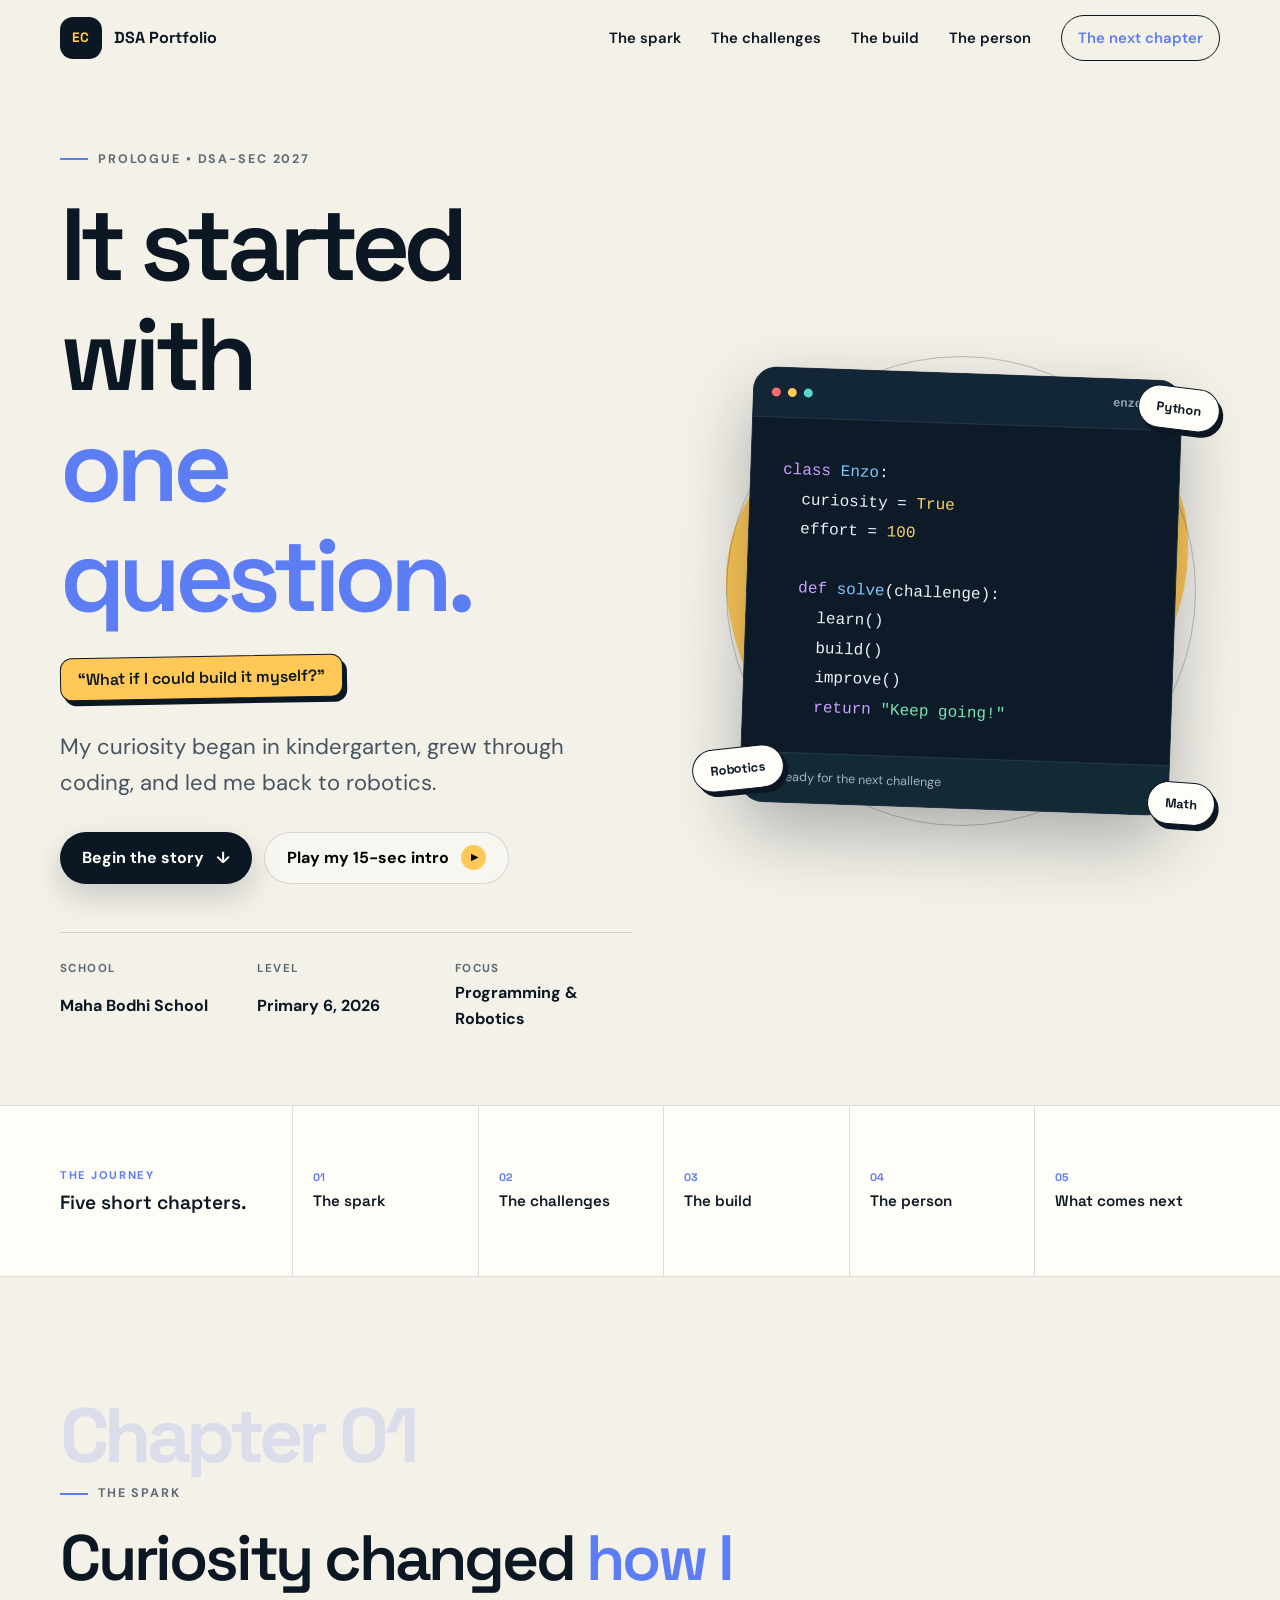
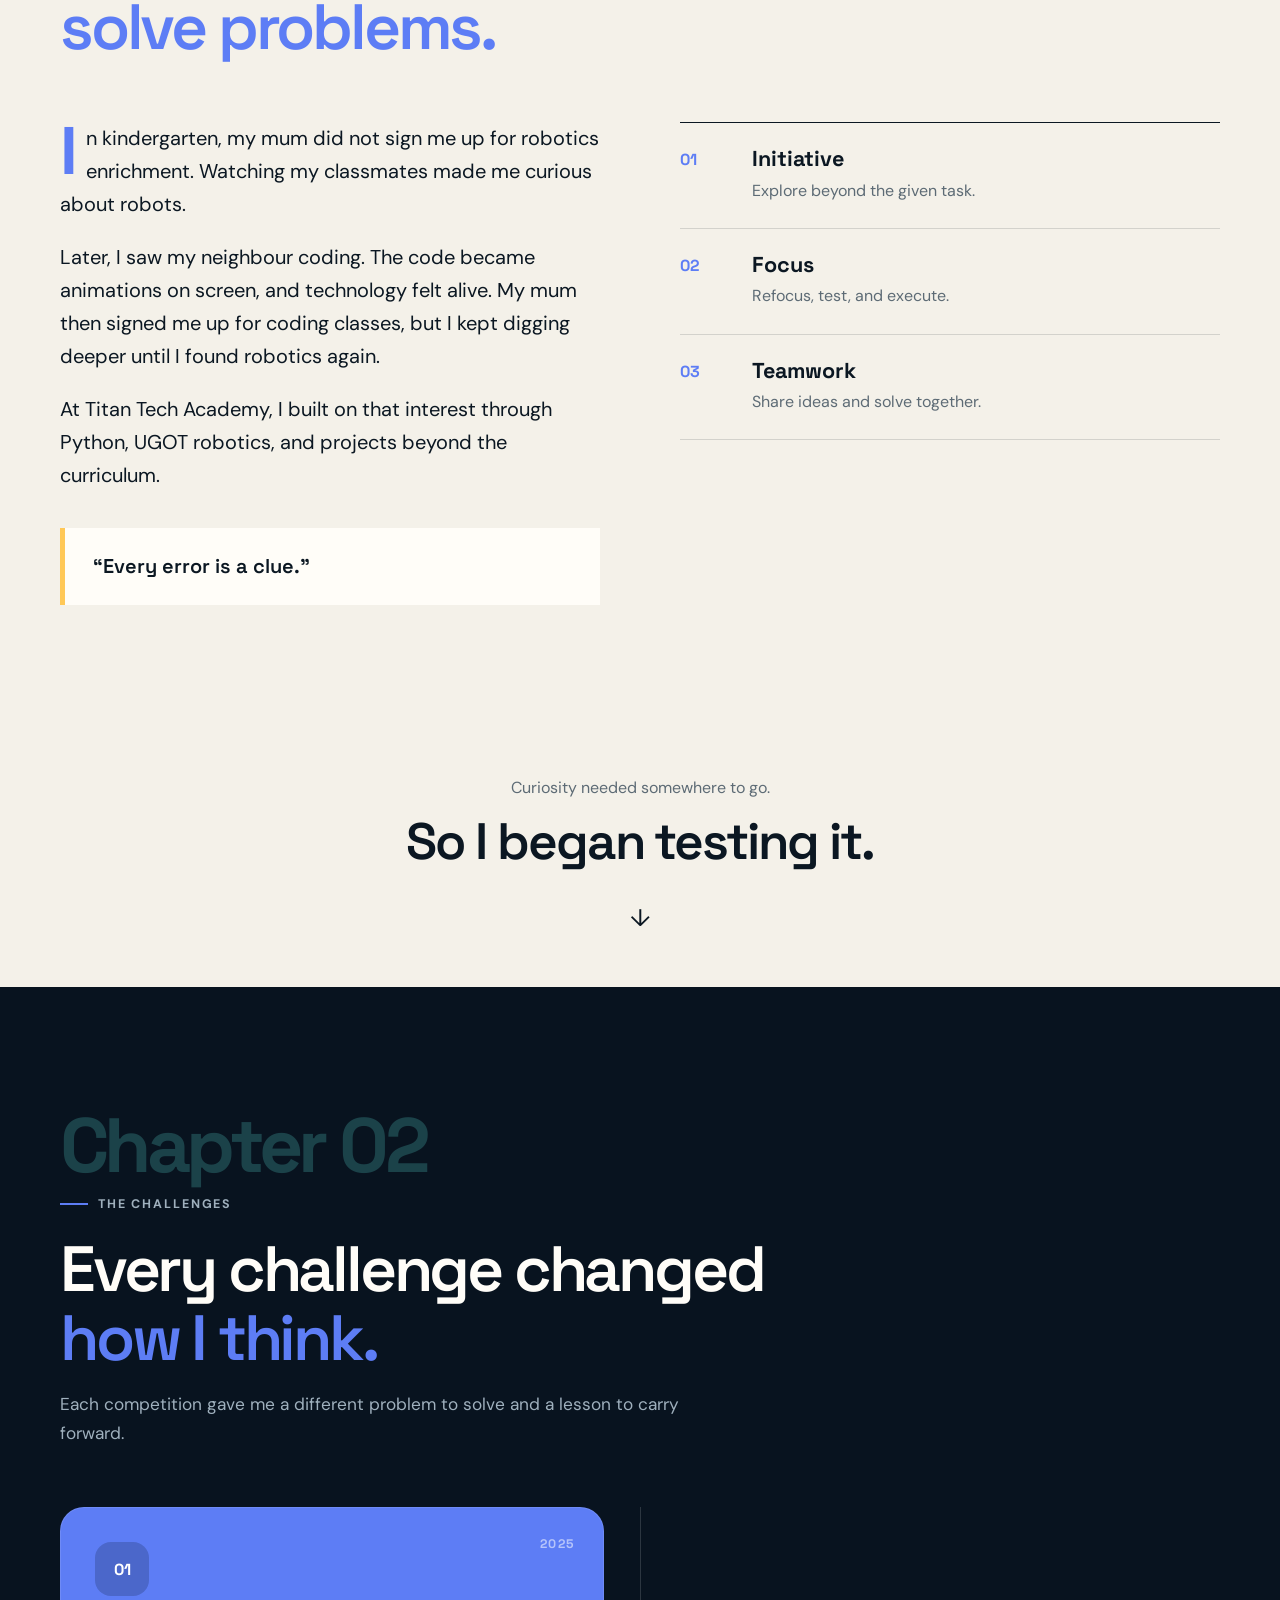
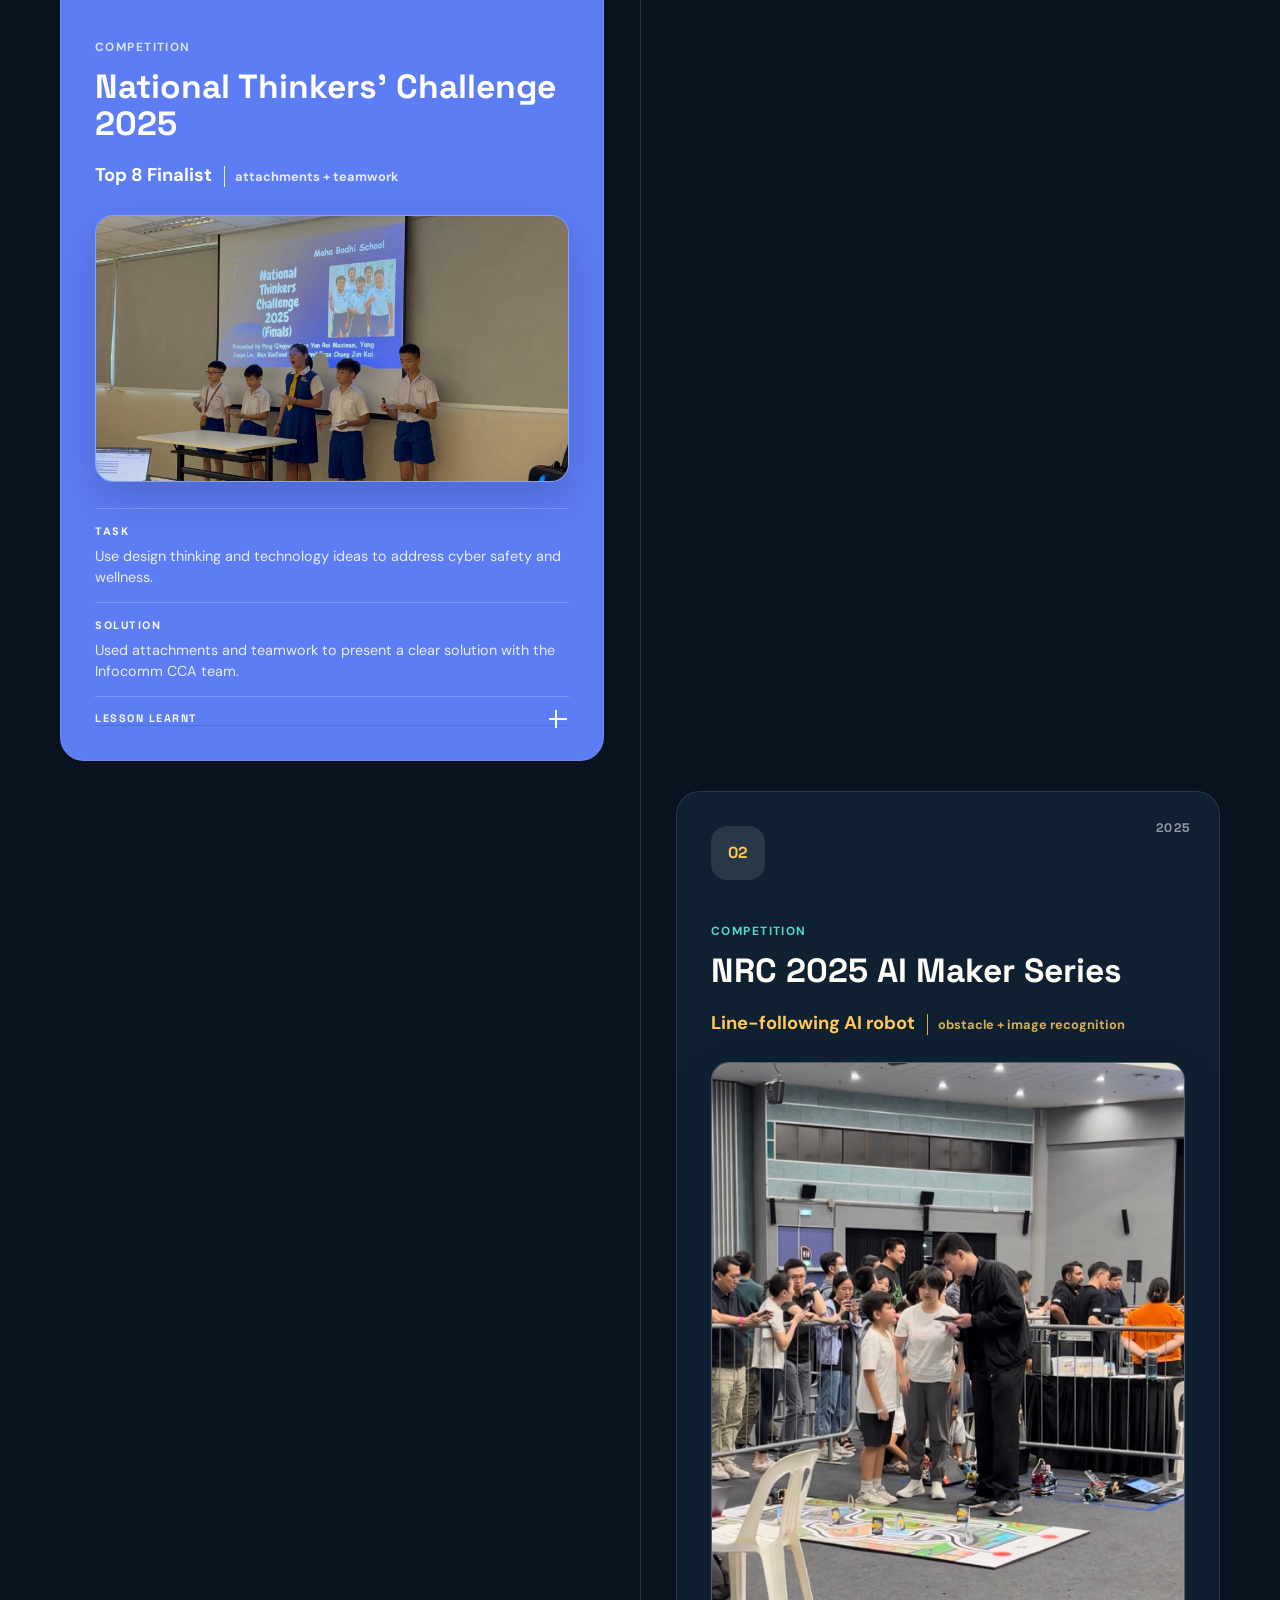
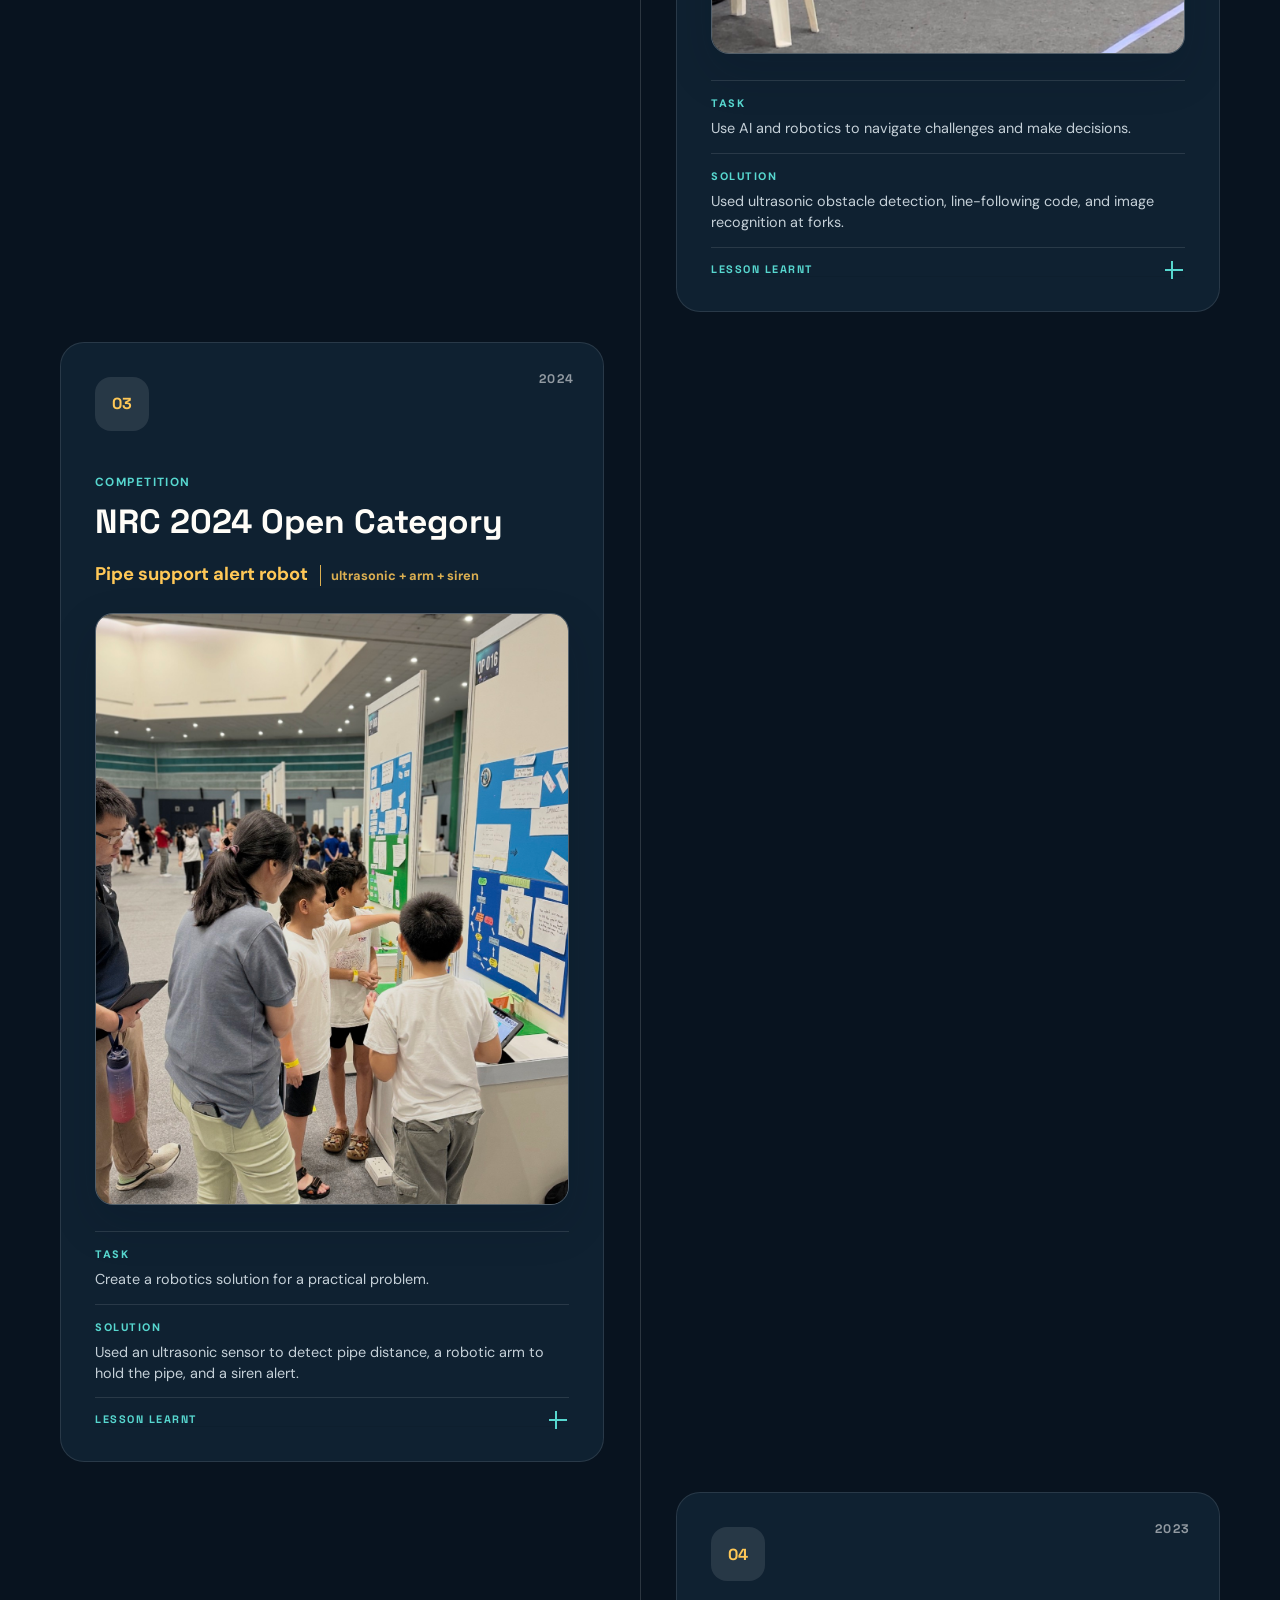
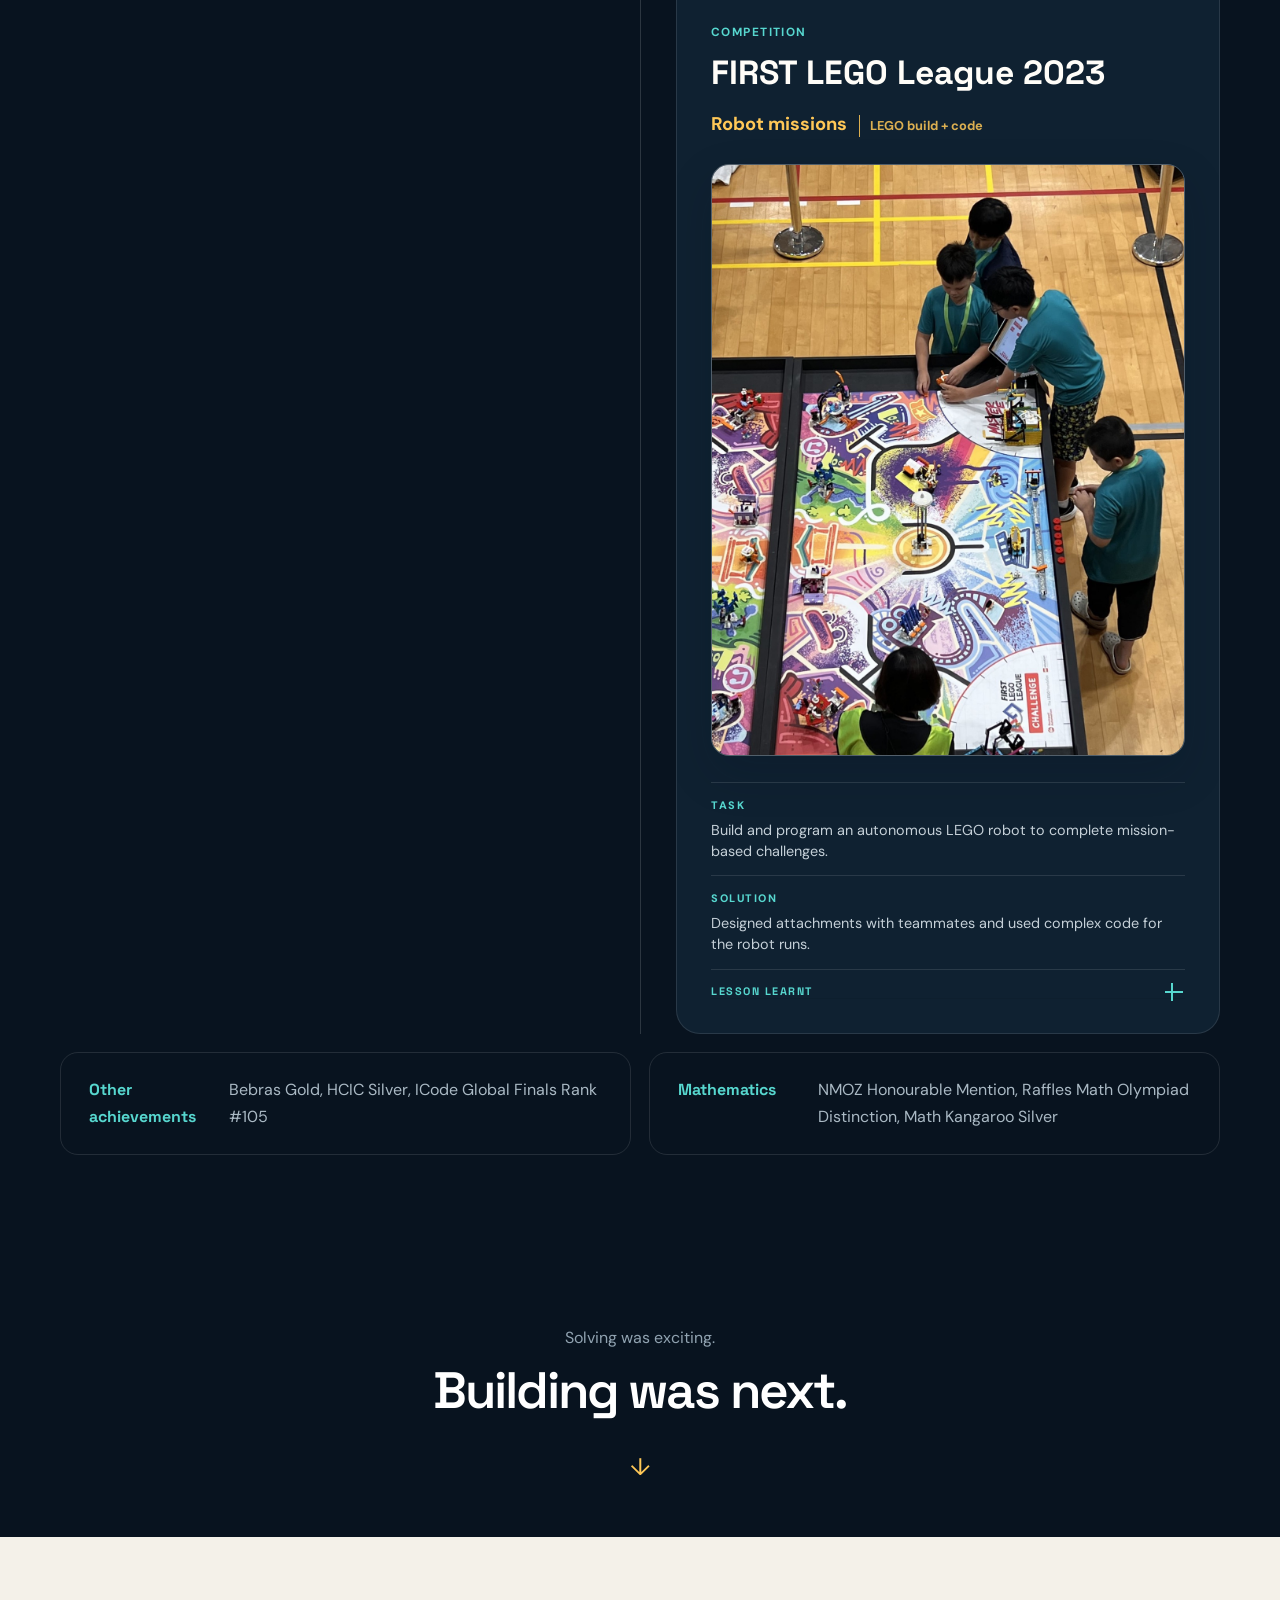
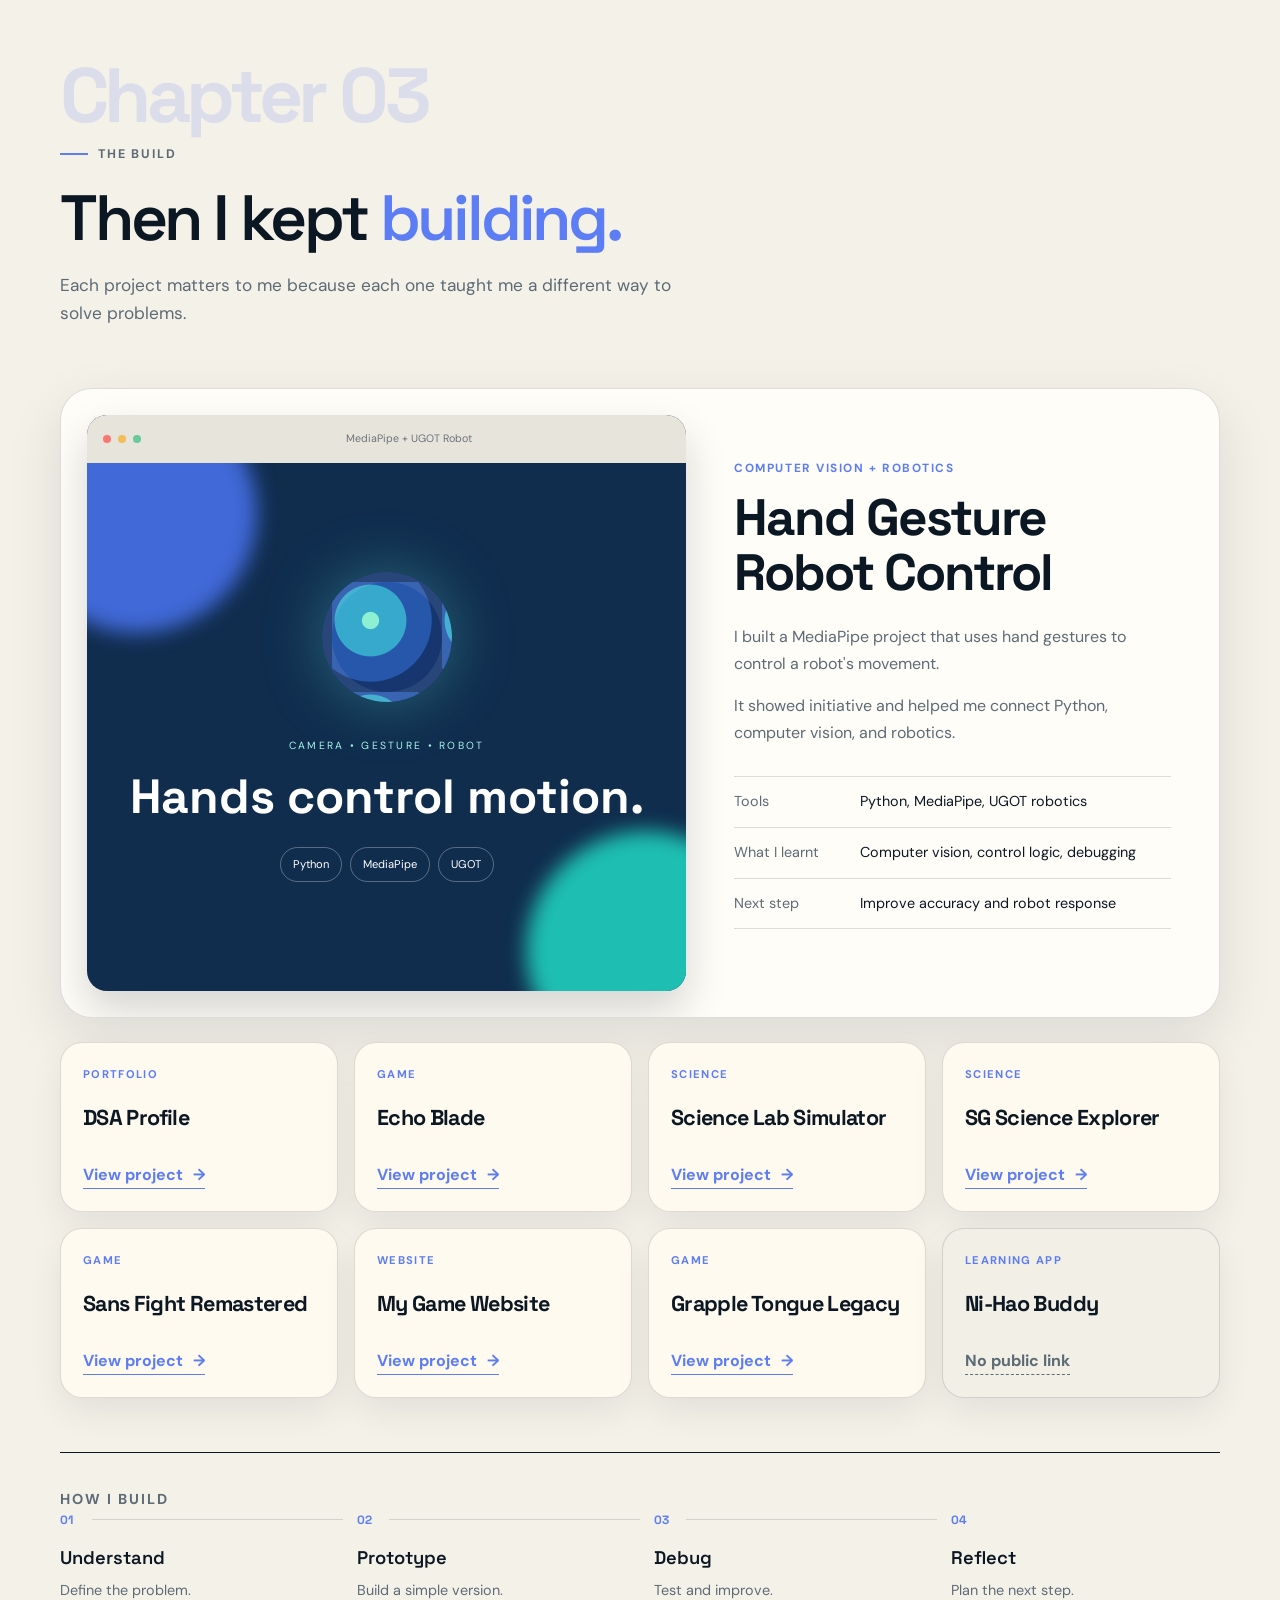
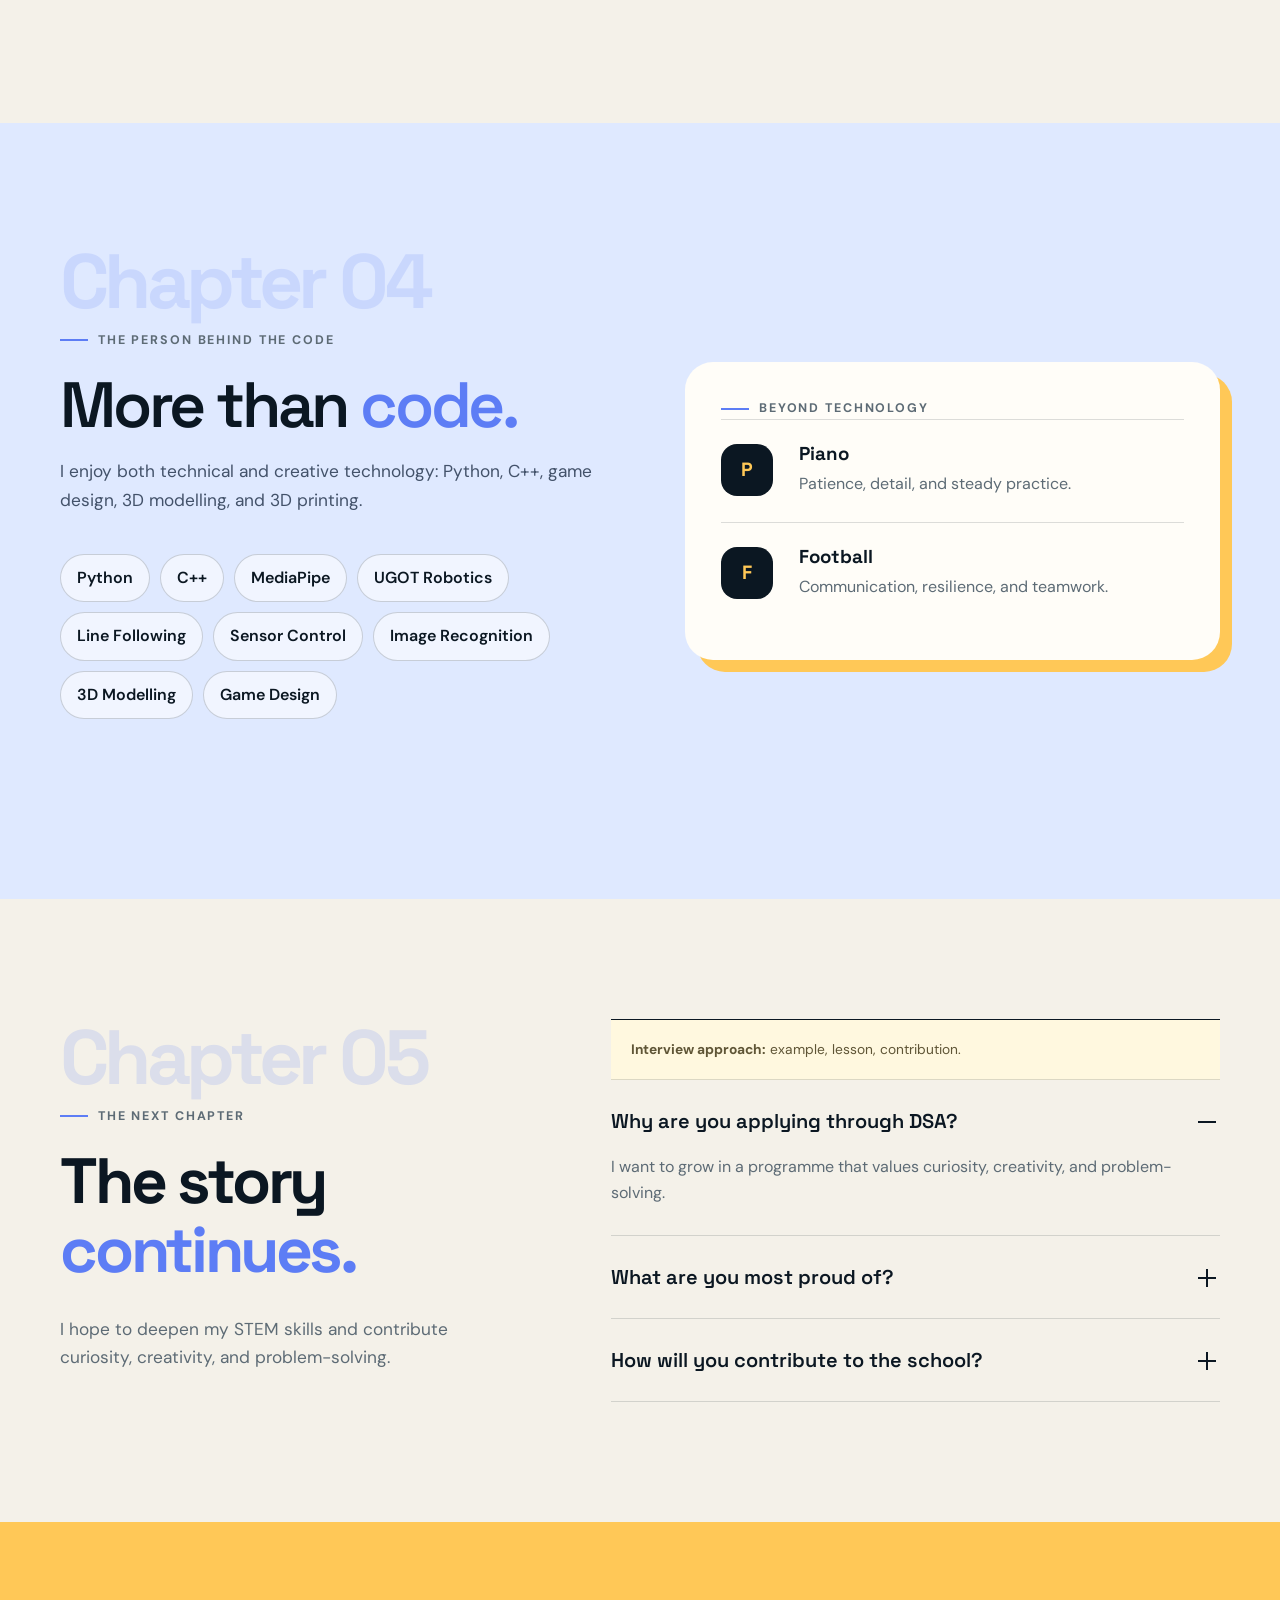
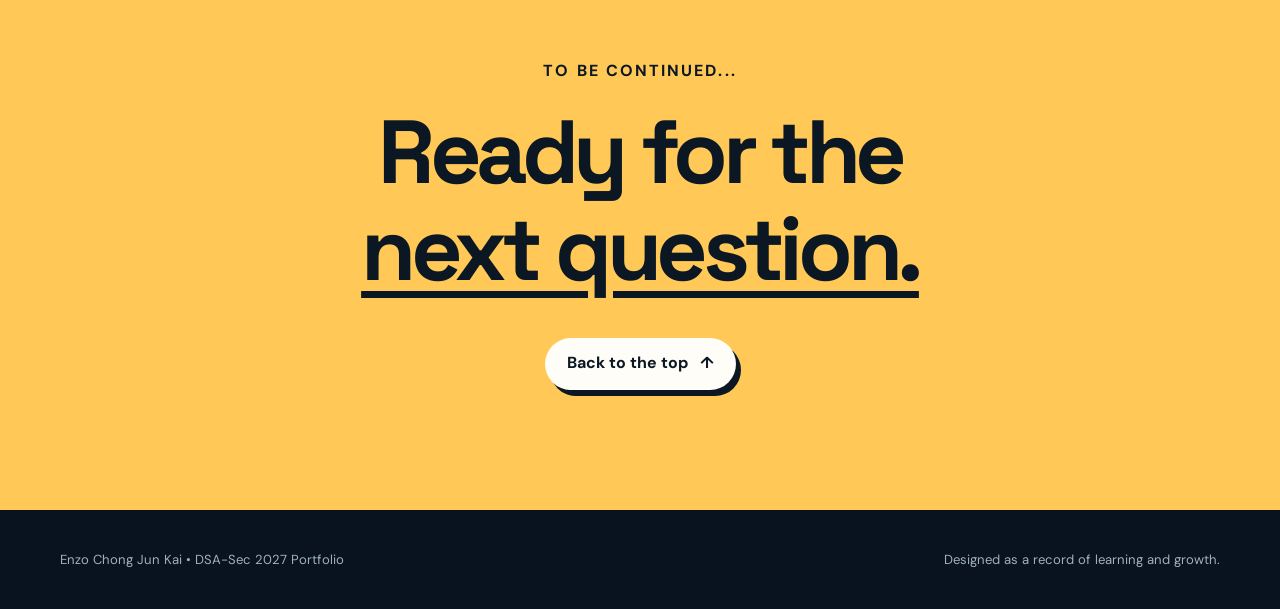
<file: index.html>
<!doctype html>
<html lang="en">
<head>
  <meta charset="utf-8">
  <meta name="viewport" content="width=device-width, initial-scale=1">
  <meta name="description" content="Enzo Chong Jun Kai's DSA profile, shaped by Titan Tech Academy's recommendation: Python, UGOT robotics, MediaPipe, competitions, and curiosity.">
  <meta name="theme-color" content="#08131f">
  <meta property="og:title" content="Enzo Chong Jun Kai | DSA Portfolio">
  <meta property="og:description" content="A concise DSA profile highlighting curiosity, programming, robotics, competitions, and growth.">
  <meta property="og:type" content="website">
  <meta property="og:url" content="https://chongjunkai.github.io/dsa-profile/">
  <link rel="canonical" href="https://chongjunkai.github.io/dsa-profile/">
  <title>Enzo Chong Jun Kai | DSA Portfolio</title>
  <link rel="preconnect" href="https://fonts.googleapis.com">
  <link rel="preconnect" href="https://fonts.gstatic.com" crossorigin>
  <link href="https://fonts.googleapis.com/css2?family=DM+Sans:wght@400;500;600;700&family=Space+Grotesk:wght@500;600;700&display=swap" rel="stylesheet">
  <link rel="stylesheet" href="styles.css?v=fll-photo">
</head>
<body>
  <a class="skip-link" href="#main">Skip to content</a>
  <div class="scroll-progress" aria-hidden="true"><span></span></div>

  <header class="site-header" id="top">
    <nav class="nav shell" aria-label="Primary navigation">
      <a class="brand" href="#top" aria-label="Enzo's portfolio home">
        <span class="brand-mark">EC</span>
        <span>DSA Portfolio</span>
      </a>
      <button class="nav-toggle" type="button" aria-expanded="false" aria-controls="nav-links">
        <span></span><span></span><span></span>
        <span class="sr-only">Open navigation</span>
      </button>
      <div class="nav-links" id="nav-links">
        <a href="#about">The spark</a>
        <a href="#achievements">The challenges</a>
        <a href="#projects">The build</a>
        <a href="#growth">The person</a>
        <a class="nav-cta" href="#interview">The next chapter</a>
      </div>
    </nav>
  </header>

  <main id="main">
    <section class="hero shell" aria-labelledby="hero-title">
      <div class="hero-copy reveal">
        <p class="eyebrow"><span></span> Prologue &bull; DSA-Sec 2027</p>
        <h1 id="hero-title">It started with <strong>one question.</strong></h1>
        <p class="hero-question">&ldquo;What if I could build it myself?&rdquo;</p>
        <p class="hero-lead">My curiosity began in kindergarten, grew through coding, and led me back to robotics.</p>
        <div class="hero-actions">
          <a class="button button-primary" href="#about">Begin the story <span aria-hidden="true">&darr;</span></a>
          <button class="button button-ghost video-trigger" type="button">Play my 15-sec intro <span class="play-symbol" aria-hidden="true">&#9654;</span></button>
        </div>
        <dl class="hero-facts" aria-label="Profile highlights">
          <div><dt>School</dt><dd>Maha Bodhi School</dd></div>
          <div><dt>Level</dt><dd>Primary 6, 2026</dd></div>
          <div><dt>Focus</dt><dd>Programming &amp; Robotics</dd></div>
        </dl>
      </div>

      <div class="hero-visual reveal" aria-label="A playful coding illustration">
        <div class="orbit orbit-one"></div>
        <div class="orbit orbit-two"></div>
        <div class="code-card">
          <div class="code-top"><span></span><span></span><span></span><b>enzo.py</b></div>
          <pre><code><span class="code-purple">class</span> <span class="code-blue">Enzo</span>:
  curiosity = <span class="code-yellow">True</span>
  effort = <span class="code-yellow">100</span>

  <span class="code-purple">def</span> <span class="code-blue">solve</span>(challenge):
    learn()
    build()
    improve()
    <span class="code-purple">return</span> <span class="code-green">"Keep going!"</span></code></pre>
          <div class="code-status"><span></span> Ready for the next challenge</div>
        </div>
        <div class="floating-chip chip-one">Python</div>
        <div class="floating-chip chip-two">Robotics</div>
        <div class="floating-chip chip-three">Math</div>
      </div>
    </section>

    <section class="proof-bar" aria-label="Story chapters">
      <div class="shell story-map">
        <div class="proof-intro"><span>The journey</span><strong>Five short chapters.</strong></div>
        <a href="#about"><span>01</span><strong>The spark</strong></a>
        <a href="#achievements"><span>02</span><strong>The challenges</strong></a>
        <a href="#projects"><span>03</span><strong>The build</strong></a>
        <a href="#growth"><span>04</span><strong>The person</strong></a>
        <a href="#interview"><span>05</span><strong>What comes next</strong></a>
      </div>
    </section>

    <section class="section shell" id="about">
      <div class="section-heading reveal">
        <p class="chapter-number">Chapter 01</p>
        <p class="eyebrow"><span></span> The spark</p>
        <h2>Curiosity changed <em>how I solve problems.</em></h2>
      </div>
      <div class="about-grid">
        <div class="about-story reveal">
          <p>In kindergarten, my mum did not sign me up for robotics enrichment. Watching my classmates made me curious about robots.</p>
          <p>Later, I saw my neighbour coding. The code became animations on screen, and technology felt alive. My mum then signed me up for coding classes, but I kept digging deeper until I found robotics again.</p>
          <p>At Titan Tech Academy, I built on that interest through Python, UGOT robotics, and projects beyond the curriculum.</p>
          <blockquote>&ldquo;Every error is a clue.&rdquo;</blockquote>
        </div>
        <div class="values reveal">
          <article><span>01</span><div><h3>Initiative</h3><p>Explore beyond the given task.</p></div></article>
          <article><span>02</span><div><h3>Focus</h3><p>Refocus, test, and execute.</p></div></article>
          <article><span>03</span><div><h3>Teamwork</h3><p>Share ideas and solve together.</p></div></article>
        </div>
      </div>
    </section>

    <div class="story-bridge bridge-dark" aria-hidden="true"><span>Curiosity needed somewhere to go.</span><strong>So I began testing it.</strong><i>&darr;</i></div>

    <section class="section section-dark" id="achievements">
      <div class="shell">
        <div class="section-heading light reveal">
          <p class="chapter-number">Chapter 02</p>
          <p class="eyebrow"><span></span> The challenges</p>
          <h2>Every challenge changed <em>how I think.</em></h2>
          <p>Each competition gave me a different problem to solve and a lesson to carry forward.</p>
        </div>
        <div class="achievement-grid competition-grid">
          <article class="achievement-card featured reveal">
            <div class="achievement-year">2025</div>
            <div class="achievement-icon" aria-hidden="true">01</div>
            <p class="achievement-type">Competition</p>
            <h3>National Thinkers' Challenge 2025</h3>
            <p class="award">Top 8 Finalist <span>attachments + teamwork</span></p>
            <figure class="achievement-photo">
              <img src="assets/ntc-2025.jpg" alt="Enzo and his team presenting at the National Thinkers' Challenge 2025 finals">
            </figure>
            <div class="competition-notes">
              <div><dt>Task</dt><dd>Use design thinking and technology ideas to address cyber safety and wellness.</dd></div>
              <div><dt>Solution</dt><dd>Used attachments and teamwork to present a clear solution with the Infocomm CCA team.</dd></div>
              <details class="lesson-details"><summary>Lesson learnt<span></span></summary><p>A strong solution must be useful, clear, and easy for people to understand.</p></details>
            </div>
          </article>
          <article class="achievement-card reveal">
            <div class="achievement-year">2025</div>
            <div class="achievement-icon" aria-hidden="true">02</div>
            <p class="achievement-type">Competition</p>
            <h3>NRC 2025 AI Maker Series</h3>
            <p class="award">Line-following AI robot <span>obstacle + image recognition</span></p>
            <figure class="achievement-photo achievement-photo-portrait">
              <img src="assets/nrc-ai-maker-2025.jpg" alt="Enzo at the NRC 2025 AI Maker Series competition area">
            </figure>
            <div class="competition-notes">
              <div><dt>Task</dt><dd>Use AI and robotics to navigate challenges and make decisions.</dd></div>
              <div><dt>Solution</dt><dd>Used ultrasonic obstacle detection, line-following code, and image recognition at forks.</dd></div>
              <details class="lesson-details"><summary>Lesson learnt<span></span></summary><p>Autonomous robots need reliable sensing before smart decisions can happen.</p></details>
            </div>
          </article>
          <article class="achievement-card reveal">
            <div class="achievement-year">2024</div>
            <div class="achievement-icon" aria-hidden="true">03</div>
            <p class="achievement-type">Competition</p>
            <h3>NRC 2024 Open Category</h3>
            <p class="award">Pipe support alert robot <span>ultrasonic + arm + siren</span></p>
            <figure class="achievement-photo achievement-photo-portrait">
              <img src="assets/nrc-open-2024.jpg" alt="Enzo presenting his NRC 2024 Open Category project at the competition booth">
            </figure>
            <div class="competition-notes">
              <div><dt>Task</dt><dd>Create a robotics solution for a practical problem.</dd></div>
              <div><dt>Solution</dt><dd>Used an ultrasonic sensor to detect pipe distance, a robotic arm to hold the pipe, and a siren alert.</dd></div>
              <details class="lesson-details"><summary>Lesson learnt<span></span></summary><p>Robots are most useful when sensors, action, and communication work together.</p></details>
            </div>
          </article>
          <article class="achievement-card reveal">
            <div class="achievement-year">2023</div>
            <div class="achievement-icon" aria-hidden="true">04</div>
            <p class="achievement-type">Competition</p>
            <h3>FIRST LEGO League 2023</h3>
            <p class="award">Robot missions <span>LEGO build + code</span></p>
            <figure class="achievement-photo achievement-photo-portrait">
              <img src="assets/fll-2023.jpg" alt="Enzo and teammates preparing the robot on the FIRST LEGO League challenge mat">
            </figure>
            <div class="competition-notes">
              <div><dt>Task</dt><dd>Build and program an autonomous LEGO robot to complete mission-based challenges.</dd></div>
              <div><dt>Solution</dt><dd>Designed attachments with teammates and used complex code for the robot runs.</dd></div>
              <details class="lesson-details"><summary>Lesson learnt<span></span></summary><p>Good design needs teamwork, testing, and fast iteration.</p></details>
            </div>
          </article>
        </div>
        <div class="more-achievements reveal">
          <div><strong>Other achievements</strong><span>Bebras Gold, HCIC Silver, ICode Global Finals Rank #105</span></div>
          <div><strong>Mathematics</strong><span>NMOZ Honourable Mention, Raffles Math Olympiad Distinction, Math Kangaroo Silver</span></div>
        </div>
      </div>
    </section>

    <div class="story-bridge bridge-light" aria-hidden="true"><span>Solving was exciting.</span><strong>Building was next.</strong><i>&darr;</i></div>

    <section class="section shell" id="projects">
      <div class="section-heading reveal">
        <p class="chapter-number">Chapter 03</p>
        <p class="eyebrow"><span></span> The build</p>
        <h2>Then I kept <em>building.</em></h2>
        <p>Each project matters to me because each one taught me a different way to solve problems.</p>
      </div>
      <article class="project-card reveal">
        <div class="project-preview" aria-label="Hand gesture robot control preview">
          <div class="browser-bar"><span></span><span></span><span></span><p>MediaPipe + UGOT Robot</p></div>
          <div class="project-screen">
            <div class="project-planet"></div>
            <p>CAMERA &bull; GESTURE &bull; ROBOT</p>
            <h3>Hands control motion.</h3>
            <div class="project-pills"><span>Python</span><span>MediaPipe</span><span>UGOT</span></div>
          </div>
        </div>
        <div class="project-copy">
          <p class="project-label">Computer vision + robotics</p>
          <h3>Hand Gesture Robot Control</h3>
          <p>I built a MediaPipe project that uses hand gestures to control a robot's movement.</p>
          <p>It showed initiative and helped me connect Python, computer vision, and robotics.</p>
          <ul class="project-details">
            <li><span>Tools</span> Python, MediaPipe, UGOT robotics</li>
            <li><span>What I learnt</span> Computer vision, control logic, debugging</li>
            <li><span>Next step</span> Improve accuracy and robot response</li>
          </ul>
        </div>
      </article>
      <div class="project-gallery reveal" aria-label="Project links">
        <article class="project-link-card">
          <p>Portfolio</p>
          <h3>DSA Profile</h3>
          <a class="text-link" href="https://chongjunkai.github.io/dsa-profile/" target="_blank" rel="noopener">View project <span aria-hidden="true">&rarr;</span></a>
        </article>
        <article class="project-link-card">
          <p>Game</p>
          <h3>Echo Blade</h3>
          <a class="text-link" href="https://chongjunkai.github.io/echo-blade/" target="_blank" rel="noopener">View project <span aria-hidden="true">&rarr;</span></a>
        </article>
        <article class="project-link-card">
          <p>Science</p>
          <h3>Science Lab Simulator</h3>
          <a class="text-link" href="https://chongjunkai.github.io/Science-Lab-Simulator/" target="_blank" rel="noopener">View project <span aria-hidden="true">&rarr;</span></a>
        </article>
        <article class="project-link-card">
          <p>Science</p>
          <h3>SG Science Explorer</h3>
          <a class="text-link" href="https://chongjunkai.github.io/SG-Science-Explorer/" target="_blank" rel="noopener">View project <span aria-hidden="true">&rarr;</span></a>
        </article>
        <article class="project-link-card">
          <p>Game</p>
          <h3>Sans Fight Remastered</h3>
          <a class="text-link" href="https://chongjunkai.github.io/Sans-fight-remastered/" target="_blank" rel="noopener">View project <span aria-hidden="true">&rarr;</span></a>
        </article>
        <article class="project-link-card">
          <p>Website</p>
          <h3>My Game Website</h3>
          <a class="text-link" href="https://chongjunkai.github.io/My-game-website/" target="_blank" rel="noopener">View project <span aria-hidden="true">&rarr;</span></a>
        </article>
        <article class="project-link-card">
          <p>Game</p>
          <h3>Grapple Tongue Legacy</h3>
          <a class="text-link" href="https://chongjunkai.github.io/grapple-tougue-legacy/" target="_blank" rel="noopener">View project <span aria-hidden="true">&rarr;</span></a>
        </article>
        <article class="project-link-card no-link">
          <p>Learning app</p>
          <h3>Ni-Hao Buddy</h3>
          <span class="text-link text-link-muted">No public link</span>
        </article>
      </div>
      <div class="build-process reveal" aria-label="My project process">
        <p class="process-label">How I build</p>
        <ol>
          <li><span>01</span><strong>Understand</strong><p>Define the problem.</p></li>
          <li><span>02</span><strong>Prototype</strong><p>Build a simple version.</p></li>
          <li><span>03</span><strong>Debug</strong><p>Test and improve.</p></li>
          <li><span>04</span><strong>Reflect</strong><p>Plan the next step.</p></li>
        </ol>
      </div>
    </section>

    <section class="section skills-section" id="growth">
      <div class="shell growth-grid">
        <div class="section-heading reveal">
          <p class="chapter-number">Chapter 04</p>
          <p class="eyebrow"><span></span> The person behind the code</p>
          <h2>More than <em>code.</em></h2>
          <p class="growth-story">I enjoy both technical and creative technology: Python, C++, game design, 3D modelling, and 3D printing.</p>
          <div class="skill-cloud" aria-label="Technical skills">
            <span>Python</span><span>C++</span><span>MediaPipe</span><span>UGOT Robotics</span><span>Line Following</span><span>Sensor Control</span><span>Image Recognition</span><span>3D Modelling</span><span>Game Design</span>
          </div>
        </div>
        <div class="beyond-card reveal">
          <p class="eyebrow"><span></span> Beyond technology</p>
          <article><div class="beyond-symbol">P</div><div><h3>Piano</h3><p>Patience, detail, and steady practice.</p></div></article>
          <article><div class="beyond-symbol">F</div><div><h3>Football</h3><p>Communication, resilience, and teamwork.</p></div></article>
        </div>
      </div>
    </section>

    <section class="section shell interview" id="interview">
      <div class="interview-intro reveal">
        <p class="chapter-number">Chapter 05</p>
        <p class="eyebrow"><span></span> The next chapter</p>
        <h2>The story <em>continues.</em></h2>
        <p>I hope to deepen my STEM skills and contribute curiosity, creativity, and problem-solving.</p>
      </div>
      <div class="question-list reveal">
        <p class="answer-tip"><strong>Interview approach:</strong> example, lesson, contribution.</p>
        <details open>
          <summary>Why are you applying through DSA?<span></span></summary>
          <p>I want to grow in a programme that values curiosity, creativity, and problem-solving.</p>
        </details>
        <details>
          <summary>What are you most proud of?<span></span></summary>
          <p>I am proud of all my projects. Each one shows a different part of my learning: robotics, coding, games, science, design, and persistence.</p>
        </details>
        <details>
          <summary>How will you contribute to the school?<span></span></summary>
          <p>I will contribute ideas, stay calm in teams, and keep improving through computing and robotics.</p>
        </details>
      </div>
    </section>

    <section class="closing">
      <div class="shell reveal">
        <p>To be continued...</p>
        <h2>Ready for the<br><em>next question.</em></h2>
        <a class="button button-light" href="#top">Back to the top <span aria-hidden="true">&uarr;</span></a>
      </div>
    </section>
  </main>

  <footer class="footer">
    <div class="shell"><p>Enzo Chong Jun Kai &bull; DSA-Sec 2027 Portfolio</p><p>Designed as a record of learning and growth.</p></div>
  </footer>

  <dialog class="video-dialog" aria-labelledby="video-title">
    <div class="dialog-top">
      <div><span>HyperFrames introduction</span><h2 id="video-title">Meet Enzo in 15 seconds</h2></div>
      <button class="dialog-close" type="button" aria-label="Close introduction video">&times;</button>
    </div>
    <div class="video-frame-wrap">
      <iframe title="Enzo's animated DSA introduction" data-src="https://chongjunkai.github.io/dsa-profile/hyperframes/?autoplay=1&v=mobile-fit" allow="autoplay"></iframe>
    </div>
    <p class="dialog-note">Built as a frame-accurate HTML animation using HyperFrames and GSAP.</p>
  </dialog>
  <script src="script.js"></script>
</body>
</html>
</file>
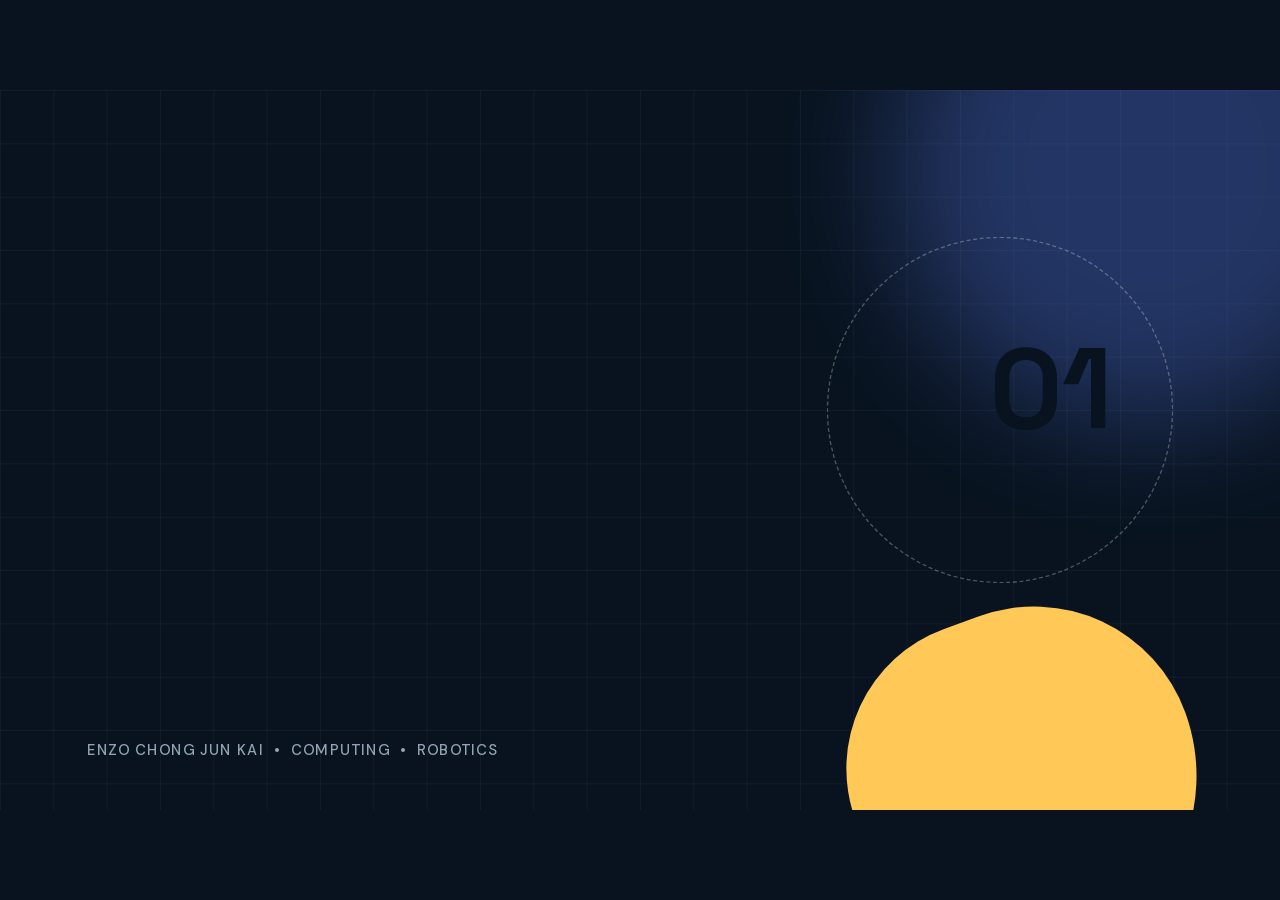
<file: hyperframes/index.html>
<!doctype html>
<html lang="en">
<head>
  <meta charset="utf-8">
  <meta name="viewport" content="width=device-width, initial-scale=1">
  <title>Enzo DSA Introduction | HyperFrames</title>
  <style>
    @font-face{font-family:"DM Sans";src:url("assets/fonts/dm-sans.woff2") format("woff2");font-style:normal;font-weight:500 700;font-display:swap}
    @font-face{font-family:"Space Grotesk";src:url("assets/fonts/space-grotesk.woff2") format("woff2");font-style:normal;font-weight:600 700;font-display:swap}
    *{box-sizing:border-box}html,body{margin:0;width:100%;height:100%;overflow:hidden;background:#08131f}.stage{position:absolute;left:50%;top:50%;width:1920px;height:1080px;overflow:hidden;background:#08131f;color:#fff;font-family:"DM Sans",sans-serif;transform:translate(-50%,-50%) scale(var(--stage-scale,1));transform-origin:center center}.grid{position:absolute;inset:0;background-image:linear-gradient(rgba(255,255,255,.04) 1px,transparent 1px),linear-gradient(90deg,rgba(255,255,255,.04) 1px,transparent 1px);background-size:80px 80px}.glow{position:absolute;width:760px;height:760px;right:-180px;top:-260px;border-radius:50%;background:#5d7df5;filter:blur(90px);opacity:.32}.yellow{position:absolute;width:520px;height:520px;right:120px;bottom:-220px;border-radius:48% 52% 60% 40%;background:#ffc857;transform:rotate(-20deg)}.orb{position:absolute;width:520px;height:520px;right:160px;top:220px;border:2px dashed rgba(255,255,255,.28);border-radius:50%}.content{position:absolute;left:130px;top:130px;width:1030px}.kicker{display:flex;align-items:center;gap:18px;color:#57d7cf;font-size:24px;font-weight:700;letter-spacing:.18em;text-transform:uppercase}.kicker:before{content:"";width:58px;height:4px;background:#57d7cf}.title{margin:42px 0 28px;font:700 120px/1 "Space Grotesk",sans-serif;letter-spacing:-.06em}.title span{color:#ffc857}.lead{width:900px;margin:0;color:#c4d1dc;font-size:42px;line-height:1.35}.tags{display:flex;gap:16px;margin-top:60px}.tag{padding:14px 25px;border:1px solid rgba(255,255,255,.25);border-radius:999px;font-size:24px;font-weight:700;background:rgba(255,255,255,.06)}.number{position:absolute;right:250px;top:340px;z-index:2;font:700 170px "Space Grotesk";color:#08131f}.caption{position:absolute;left:130px;bottom:76px;color:#90a4b4;font-size:22px;letter-spacing:.08em}.scene{position:absolute;inset:0}.scene-two,.scene-three,.scene-four{opacity:0}.achievement{display:grid;grid-template-columns:1fr 1fr;gap:34px;margin-top:50px;width:1200px}.card{padding:34px;border:1px solid rgba(255,255,255,.14);border-radius:26px;background:rgba(255,255,255,.065)}.card strong{display:block;color:#ffc857;font:700 48px "Space Grotesk"}.card span{display:block;margin-top:12px;color:#c4d1dc;font-size:25px}.quote{width:1380px;margin:90px 0 0;font:700 86px/1.15 "Space Grotesk";letter-spacing:-.045em}.quote em{color:#57d7cf;font-style:normal}.scene-four{text-align:center}.scene-four .content{left:210px;top:230px;width:1500px}.scene-four .title{font-size:128px}.scene-four .lead{width:auto}.underline{width:0;height:12px;margin:35px auto;background:#ffc857;border-radius:10px}
  </style>
</head>
<body>
  <div class="stage" data-composition-id="enzo-dsa-intro" data-start="0" data-duration="15" data-width="1920" data-height="1080">
    <div class="grid"></div><div class="glow"></div><div class="yellow"></div><div class="orb"></div><div class="number">01</div>
    <section class="scene scene-one">
      <div class="content"><div class="kicker">DSA-Sec 2027 portfolio</div><h1 class="title">Hello, I am <span>Enzo.</span></h1><p class="lead">A curious learner exploring Python, UGOT robotics, and STEM.</p><div class="tags"><span class="tag">Python</span><span class="tag">MediaPipe</span><span class="tag">UGOT Robotics</span></div></div>
    </section>
    <section class="scene scene-two">
      <div class="content"><div class="kicker">Recommended strengths</div><h2 class="title">Curious, creative, <span>ready to grow.</span></h2><div class="achievement"><div class="card"><strong>Gold</strong><span>Bebras Computational Thinking Challenge 2026</span></div><div class="card"><strong>Silver</strong><span>Hwa Chong Info-communications Challenge 2026</span></div><div class="card"><strong>UGOT</strong><span>Robotics, line following, sensors, image recognition</span></div><div class="card"><strong>MediaPipe</strong><span>Hand gestures controlling robot movement</span></div></div></div>
    </section>
    <section class="scene scene-three">
      <div class="content"><div class="kicker">My approach</div><p class="quote">Explore widely.<br><em>Refocus clearly.</em><br>Build, test, improve.</p></div>
    </section>
    <section class="scene scene-four">
      <div class="content"><div class="kicker" style="justify-content:center">Ready for the next challenge</div><h2 class="title">Curiosity.<br><span>Creativity.</span><br>Problem-solving.</h2><div class="underline"></div><p class="lead">Enzo Chong Jun Kai &bull; DSA-Sec 2027</p></div>
    </section>
    <div class="caption">ENZO CHONG JUN KAI &nbsp;&bull;&nbsp; COMPUTING &nbsp;&bull;&nbsp; ROBOTICS</div>
    <script src="vendor/gsap.min.js"></script>
    <script>
      const fitStage=()=>{
        const scale=Math.min(window.innerWidth/1920,window.innerHeight/1080);
        document.documentElement.style.setProperty("--stage-scale",scale);
      };
      fitStage();
      window.addEventListener("resize",fitStage);
      const tl=gsap.timeline({paused:true});
      tl.from('.scene-one .kicker',{opacity:0,x:-50,duration:.6},0)
        .from('.scene-one .title',{opacity:0,y:60,duration:.8},.25)
        .from('.scene-one .lead',{opacity:0,y:30,duration:.7},.65)
        .from('.scene-one .tag',{opacity:0,y:24,stagger:.12,duration:.5},1)
        .to('.scene-one',{opacity:0,duration:.6},3.2)
        .to('.number',{textContent:'02',snap:{textContent:1},duration:.2},3.4)
        .to('.scene-two',{opacity:1,duration:.5},3.5)
        .from('.scene-two .title',{opacity:0,y:45,duration:.7},3.55)
        .from('.card',{opacity:0,y:35,stagger:.15,duration:.6},4)
        .to('.scene-two',{opacity:0,duration:.6},7.3)
        .to('.number',{textContent:'03',snap:{textContent:1},duration:.2},7.5)
        .to('.scene-three',{opacity:1,duration:.5},7.6)
        .from('.quote',{opacity:0,x:-60,duration:.8},7.8)
        .to('.orb',{rotation:90,duration:3,ease:'none'},7.6)
        .to('.scene-three',{opacity:0,duration:.6},10.5)
        .to('.number',{opacity:0,duration:.3},10.6)
        .to('.scene-four',{opacity:1,duration:.6},10.9)
        .from('.scene-four .title',{opacity:0,scale:.92,duration:.8},11)
        .to('.underline',{width:650,duration:.7},11.7)
        .from('.scene-four .lead',{opacity:0,y:25,duration:.6},12.1);
      window.__timelines=window.__timelines||{};
      window.__timelines['enzo-dsa-intro']=tl;
      if(new URLSearchParams(location.search).has('autoplay')) tl.play();
    </script>
  </div>
</body>
</html>
</file>
<file: styles.css>
:root {
  --ink: #0b1722;
  --muted: #5d6b75;
  --paper: #f4f1e9;
  --white: #fffdf8;
  --navy: #08131f;
  --blue: #5d7df5;
  --cyan: #57d7cf;
  --yellow: #ffc857;
  --line: rgba(11, 23, 34, 0.14);
  --radius: 24px;
}

* { box-sizing: border-box; }
html { scroll-behavior: smooth; }
body { margin: 0; background: var(--paper); color: var(--ink); font-family: "DM Sans", sans-serif; line-height: 1.65; }
body.dialog-open { overflow: hidden; }
a { color: inherit; }
button { font: inherit; }
.shell { width: min(1160px, calc(100% - 40px)); margin-inline: auto; }
.sr-only { position: absolute; width: 1px; height: 1px; padding: 0; margin: -1px; overflow: hidden; clip: rect(0,0,0,0); white-space: nowrap; border: 0; }
.skip-link { position: fixed; z-index: 100; left: 16px; top: -80px; padding: 10px 16px; background: var(--white); border-radius: 10px; }
.skip-link:focus { top: 16px; }
.scroll-progress { position: fixed; z-index: 40; inset: 0 0 auto; height: 3px; pointer-events: none; }
.scroll-progress span { display: block; width: 0; height: 100%; background: linear-gradient(90deg, var(--blue), var(--cyan)); }

.site-header { position: sticky; top: 0; z-index: 20; background: rgba(244, 241, 233, 0.86); backdrop-filter: blur(16px); border-bottom: 1px solid transparent; transition: border-color .2s, box-shadow .2s; }
.site-header.scrolled { border-color: var(--line); box-shadow: 0 8px 30px rgba(8, 19, 31, .06); }
.nav { height: 76px; display: flex; align-items: center; justify-content: space-between; }
.brand { display: inline-flex; align-items: center; gap: 12px; text-decoration: none; font-family: "Space Grotesk", sans-serif; font-weight: 700; }
.brand-mark { display: grid; place-items: center; width: 42px; height: 42px; background: var(--ink); color: var(--yellow); border-radius: 13px; font-size: .85rem; letter-spacing: .03em; }
.nav-links { display: flex; align-items: center; gap: 30px; }
.nav-links a { text-decoration: none; font-weight: 600; font-size: .93rem; }
.nav-links a:hover { color: var(--blue); }
.nav-links a.active { color: var(--blue); }
.nav-cta { padding: 10px 16px; border: 1px solid var(--ink); border-radius: 999px; }
.nav-toggle { display: none; background: transparent; border: 0; padding: 8px; }
.nav-toggle > span:not(.sr-only) { display: block; width: 24px; height: 2px; margin: 5px; background: var(--ink); }

.hero { min-height: calc(100vh - 76px); display: grid; grid-template-columns: 1.05fr .95fr; gap: 70px; align-items: center; padding-block: 72px; }
.eyebrow { display: flex; align-items: center; gap: 10px; margin: 0 0 20px; color: var(--muted); font-size: .78rem; font-weight: 700; letter-spacing: .15em; text-transform: uppercase; }
.eyebrow span { width: 28px; height: 2px; background: var(--blue); }
h1, h2, h3 { font-family: "Space Grotesk", sans-serif; line-height: 1.08; }
h1 { max-width: 700px; margin: 0; font-size: clamp(4rem, 8vw, 7.3rem); letter-spacing: -.065em; font-weight: 600; }
h1 strong { display: block; color: var(--blue); font-weight: 600; }
.hero-question { position: relative; display: inline-block; margin: 24px 0 0; padding: 10px 17px; background: var(--yellow); border: 1px solid var(--ink); border-radius: 12px; box-shadow: 4px 5px 0 var(--ink); font: 600 1rem "Space Grotesk"; transform: rotate(-1deg); }
.hero-lead { max-width: 640px; margin: 30px 0; color: #45545f; font-size: clamp(1.15rem, 2vw, 1.38rem); }
.hero-actions { display: flex; flex-wrap: wrap; gap: 12px; }
.button { display: inline-flex; align-items: center; justify-content: center; gap: 12px; min-height: 52px; padding: 0 22px; border-radius: 999px; text-decoration: none; font-weight: 700; transition: transform .2s, box-shadow .2s, background .2s; }
.button { border: 0; cursor: pointer; font-family: inherit; font-size: 1rem; }
.button:hover { transform: translateY(-2px); }
.button-primary { background: var(--ink); color: var(--white); box-shadow: 0 12px 30px rgba(8,19,31,.18); }
.button-ghost { border: 1px solid var(--line); background: rgba(255,255,255,.35); }
.play-symbol { display: grid; place-items: center; width: 25px; height: 25px; padding-left: 2px; border-radius: 50%; background: var(--yellow); font-size: .58rem; }
.hero-facts { display: grid; grid-template-columns: repeat(3, 1fr); gap: 20px; margin: 48px 0 0; padding-top: 26px; border-top: 1px solid var(--line); }
.hero-facts div { display: grid; gap: 2px; }
.hero-facts dt { color: var(--muted); font-size: .72rem; text-transform: uppercase; letter-spacing: .12em; font-weight: 700; }
.hero-facts dd { margin: 0; font-weight: 700; }

.hero-visual { position: relative; min-height: 510px; display: grid; place-items: center; }
.hero-visual::before { content: ""; position: absolute; inset: 10% 5%; background: var(--yellow); border-radius: 46% 54% 62% 38% / 45% 40% 60% 55%; transform: rotate(-8deg); }
.orbit { position: absolute; border: 1px solid rgba(11,23,34,.24); border-radius: 50%; }
.orbit-one { width: 470px; height: 470px; }
.orbit-two { width: 370px; height: 370px; border-style: dashed; animation: spin 30s linear infinite; }
.code-card { position: relative; z-index: 2; width: min(430px, 90%); overflow: hidden; background: #0d1b29; color: #e9f0f6; border: 1px solid rgba(255,255,255,.13); border-radius: 24px; box-shadow: 0 28px 70px rgba(8,19,31,.3); transform: rotate(2deg); }
.code-top { height: 50px; display: flex; align-items: center; gap: 7px; padding: 0 18px; background: #132637; border-bottom: 1px solid rgba(255,255,255,.08); }
.code-top span { width: 9px; height: 9px; border-radius: 50%; background: #ff6b6b; }
.code-top span:nth-child(2) { background: var(--yellow); }
.code-top span:nth-child(3) { background: var(--cyan); }
.code-top b { margin-left: auto; font-size: .75rem; color: #93a6b5; font-family: monospace; }
.code-card pre { margin: 0; padding: 38px 32px 30px; font-size: clamp(.82rem, 1.5vw, 1rem); line-height: 1.85; overflow: hidden; }
.code-purple { color: #cd9eff; }.code-blue { color: #7ec8ff; }.code-yellow { color: #ffd166; }.code-green { color: #75e6b2; }
.code-status { padding: 14px 20px; background: rgba(87,215,207,.08); border-top: 1px solid rgba(255,255,255,.08); color: #9fb2c0; font-size: .78rem; }
.code-status span { display: inline-block; width: 7px; height: 7px; margin-right: 8px; border-radius: 50%; background: var(--cyan); box-shadow: 0 0 0 5px rgba(87,215,207,.12); }
.floating-chip { position: absolute; z-index: 3; padding: 10px 17px; border: 1px solid var(--ink); border-radius: 999px; background: var(--white); box-shadow: 4px 5px 0 var(--ink); font-family: "Space Grotesk"; font-weight: 700; font-size: .8rem; }
.chip-one { top: 10%; right: 0; transform: rotate(7deg); }.chip-two { bottom: 11%; left: -2%; transform: rotate(-6deg); }.chip-three { right: 1%; bottom: 4%; transform: rotate(4deg); }

.proof-bar { background: var(--white); border-block: 1px solid var(--line); }
.story-map { min-height: 170px; display: grid; grid-template-columns: 1.25fr repeat(5, 1fr); align-items: stretch; }
.story-map > * { display: flex; flex-direction: column; justify-content: center; padding: 24px 20px; border-left: 1px solid var(--line); }
.story-map > *:first-child { padding-left: 0; border-left: 0; }
.story-map a { text-decoration: none; transition: background .2s, transform .2s; }
.story-map a:hover { background: #f0edff; transform: translateY(-4px); }
.story-map a > span { color: var(--blue); font: 700 .68rem "Space Grotesk"; }
.story-map a > strong { margin-top: 8px; font: 600 .95rem/1.2 "Space Grotesk"; }
.story-map a > small { margin-top: 5px; color: var(--muted); font-size: .68rem; line-height: 1.25; }
.proof-intro span { color: var(--blue); font-size: .7rem; font-weight: 700; letter-spacing: .14em; text-transform: uppercase; }
.proof-intro strong { margin-top: 7px; font: 600 1.2rem/1.25 "Space Grotesk"; }
.chapter-number { margin: 0 0 10px; color: var(--blue); font: 700 clamp(2.6rem,6vw,5.5rem)/1 "Space Grotesk"; letter-spacing: -.06em; opacity: .16; }

.section { padding-block: 120px; scroll-margin-top: 76px; }
.section-heading { max-width: 720px; margin-bottom: 60px; }
.section-heading h2 { margin: 0; font-size: clamp(2.5rem, 5vw, 4.7rem); letter-spacing: -.05em; font-weight: 600; }
.section-heading h2 em, .closing h2 em { color: var(--blue); font-style: normal; }
.section-heading > p:last-child { max-width: 620px; color: var(--muted); font-size: 1.08rem; }
.about-grid { display: grid; grid-template-columns: 1fr 1fr; gap: 80px; align-items: start; }
.about-story { font-size: 1.25rem; }
.about-story p:first-child { margin-top: 0; }
.about-story p:first-child::first-letter { float: left; margin: .04em .12em 0 0; color: var(--blue); font-family: "Space Grotesk"; font-size: 4.2rem; font-weight: 700; line-height: .8; }
.about-story blockquote { margin: 36px 0 0; padding: 24px 28px; background: var(--white); border-left: 5px solid var(--yellow); font: 600 1.25rem/1.45 "Space Grotesk"; }
.values { border-top: 1px solid var(--ink); }
.values article { display: grid; grid-template-columns: 54px 1fr; gap: 18px; padding: 24px 0; border-bottom: 1px solid var(--line); }
.values article > span { color: var(--blue); font-family: "Space Grotesk"; font-weight: 700; }
.values h3 { margin: 0 0 7px; font-size: 1.35rem; }
.values p { margin: 0; color: var(--muted); }

.section-dark { background: var(--navy); color: var(--white); }
.section-heading.light .eyebrow, .section-heading.light > p:last-child { color: #9fb0bd; }
.section-dark .chapter-number { color: var(--cyan); opacity: .24; }
.achievement-grid { position: relative; display: grid; grid-template-columns: 1fr; gap: 30px; }
.achievement-grid::before { content: ""; position: absolute; z-index: 0; top: 0; bottom: 0; left: 50%; width: 1px; background: rgba(255,255,255,.15); }
.achievement-card { position: relative; min-height: 360px; padding: 34px; overflow: hidden; background: #0f2131; border: 1px solid rgba(255,255,255,.11); border-radius: var(--radius); transition: transform .25s, border-color .25s; }
.achievement-card { z-index: 1; width: calc(50% - 36px); min-height: 330px; }
.achievement-card:nth-child(even) { margin-left: auto; }
.achievement-card::after { content: ""; position: absolute; top: 54px; width: 36px; height: 1px; background: rgba(255,255,255,.24); }
.achievement-card:nth-child(odd)::after { left: 100%; }.achievement-card:nth-child(even)::after { right: 100%; }
.achievement-card:hover { transform: translateY(-5px); border-color: rgba(87,215,207,.6); }
.achievement-card.featured { background: var(--blue); color: white; }
.achievement-year { position: absolute; top: 28px; right: 28px; color: rgba(255,255,255,.55); font: 700 .78rem "Space Grotesk"; letter-spacing: .12em; }
.achievement-icon { display: grid; place-items: center; width: 54px; height: 54px; margin-bottom: 42px; border-radius: 16px; background: rgba(255,255,255,.1); color: var(--yellow); font: 700 1rem "Space Grotesk"; }
.featured .achievement-icon { background: rgba(8,19,31,.2); color: white; }
.achievement-type { color: var(--cyan); font-size: .74rem; font-weight: 700; letter-spacing: .12em; text-transform: uppercase; }
.featured .achievement-type { color: #dbe2ff; }
.achievement-card h3 { max-width: 470px; margin: 10px 0 18px; font-size: clamp(1.45rem, 3vw, 2.1rem); }
.award { color: var(--yellow); font-size: 1.15rem; font-weight: 700; }
.award span { display: inline-block; margin-left: 8px; padding-left: 10px; border-left: 1px solid currentColor; font-size: .8rem; opacity: .85; }
.featured .award { color: white; }
.lesson { max-width: 500px; margin: 24px 0 0; color: #b9c6cf; }
.featured .lesson { color: #e4e8ff; }
.achievement-photo { margin: 24px 0 0; overflow: hidden; border: 1px solid rgba(255,255,255,.28); border-radius: 18px; box-shadow: 0 18px 45px rgba(8,19,31,.18); }
.achievement-photo img { display: block; width: 100%; aspect-ratio: 16 / 9; object-fit: cover; }
.achievement-photo-portrait img { aspect-ratio: 4 / 5; object-position: center; }

.competition-notes { margin: 26px 0 0; display: grid; gap: 14px; }
.competition-notes div, .lesson-details { padding-top: 14px; border-top: 1px solid rgba(255,255,255,.11); }
.competition-notes dt { color: var(--cyan); font-size: .68rem; font-weight: 800; letter-spacing: .14em; text-transform: uppercase; }
.competition-notes dd { margin: 5px 0 0; color: #c5d0d8; font-size: .9rem; line-height: 1.45; }
.lesson-details { color: #c5d0d8; }
.lesson-details summary { padding: 0 36px 0 0; color: var(--cyan); font-size: .68rem; font-weight: 800; letter-spacing: .14em; text-transform: uppercase; }
.lesson-details summary span, .lesson-details summary span::after { right: 2px; background: var(--cyan); }
.lesson-details p { margin: 9px 0 0; padding: 0; color: #c5d0d8; font-size: .9rem; line-height: 1.45; }
.featured .competition-notes div, .featured .lesson-details { border-top-color: rgba(255,255,255,.22); }
.featured .competition-notes dt, .featured .lesson-details summary { color: #f5f8ff; }
.featured .competition-notes dd, .featured .lesson-details p { color: #e8ecff; }
.featured .lesson-details summary span, .featured .lesson-details summary span::after { background: #f5f8ff; }
.more-achievements { display: grid; grid-template-columns: 1fr 1fr; gap: 18px; margin-top: 18px; }
.more-achievements div { display: grid; grid-template-columns: 120px 1fr; gap: 20px; padding: 24px 28px; border: 1px solid rgba(255,255,255,.11); border-radius: 18px; }
.more-achievements strong { color: var(--cyan); font-family: "Space Grotesk"; }
.more-achievements span { color: #aab9c4; }

.story-bridge { min-height: 260px; display: flex; flex-direction: column; align-items: center; justify-content: center; padding: 50px 20px; text-align: center; }
.story-bridge span { color: var(--muted); font-size: 1rem; }
.story-bridge strong { margin-top: 7px; font: 600 clamp(1.8rem,4vw,3.5rem) "Space Grotesk"; letter-spacing: -.04em; }
.story-bridge i { margin-top: 24px; font-style: normal; font-size: 1.5rem; animation: storyBounce 1.5s ease-in-out infinite; }
.bridge-dark { background: var(--paper); }.bridge-light { background: var(--navy); color: white; }.bridge-light span { color: #91a3b1; }.bridge-light i { color: var(--yellow); }

.project-card { display: grid; grid-template-columns: 1.08fr .92fr; min-height: 570px; overflow: hidden; background: var(--white); border: 1px solid var(--line); border-radius: 32px; box-shadow: 0 20px 55px rgba(8,19,31,.1); }
.project-preview { display: flex; flex-direction: column; margin: 26px 0 26px 26px; overflow: hidden; background: #102d4e; border-radius: 20px; box-shadow: 0 20px 40px rgba(8,19,31,.17); }
.browser-bar { height: 48px; display: flex; align-items: center; gap: 7px; padding: 0 16px; background: #e7e4dc; }
.browser-bar span { width: 8px; height: 8px; background: #fa7771; border-radius: 50%; }.browser-bar span:nth-child(2){background:#f4bd57}.browser-bar span:nth-child(3){background:#68c999}
.browser-bar p { margin: 0 auto; color: #6b747b; font-size: .67rem; }
.project-screen { position: relative; flex: 1; display: flex; flex-direction: column; align-items: center; justify-content: center; isolation: isolate; overflow: hidden; color: white; text-align: center; }
.project-screen::before, .project-screen::after { content:""; position:absolute; width:240px; height:240px; border-radius:50%; filter:blur(10px); z-index:-1; }.project-screen::before{background:#4169d8;left:-70px;top:-70px}.project-screen::after{background:#1ebfb2;right:-80px;bottom:-80px}
.project-planet { width: 130px; height: 130px; margin-bottom: 24px; background: radial-gradient(circle at 35% 35%, #8ef0d2 0 8%, #36a9cc 9% 35%, #2757ab 36% 60%, #17366f 61%); border: 10px solid rgba(255,255,255,.08); border-radius: 50%; box-shadow: 0 0 60px rgba(87,215,207,.35); }
.project-screen > p { font-size: .65rem; letter-spacing: .22em; color: #a7f3e7; }.project-screen h3 { margin: 7px 0 24px; font-size: clamp(2rem,4vw,3rem); }.project-pills { display:flex; gap:8px; }.project-pills span { padding:7px 12px; border:1px solid rgba(255,255,255,.3); border-radius:999px; font-size:.7rem; }
.project-copy { padding: 58px 48px; align-self: center; }
.project-label { color: var(--blue); font-size: .74rem; font-weight: 700; letter-spacing: .13em; text-transform: uppercase; }
.project-copy h3 { margin: 10px 0 24px; font-size: clamp(2rem,4vw,3.4rem); letter-spacing: -.04em; }
.project-copy > p:not(.project-label) { color: var(--muted); }
.project-details { margin: 30px 0; padding: 0; list-style: none; border-top: 1px solid var(--line); }
.project-details li { display: grid; grid-template-columns: 110px 1fr; gap: 16px; padding: 13px 0; border-bottom: 1px solid var(--line); font-size: .9rem; }
.project-details span { color: var(--muted); }
.text-link { display: inline-flex; gap: 10px; color: var(--blue); font-weight: 700; text-decoration: none; border-bottom: 1px solid currentColor; }
.text-link-muted { color: var(--muted); border-bottom-style: dashed; }
.project-gallery { display: grid; grid-template-columns: repeat(4, 1fr); gap: 16px; margin-top: 24px; }
.project-link-card { display: flex; min-height: 170px; flex-direction: column; align-items: flex-start; justify-content: space-between; padding: 22px; background: #fffaf0; border: 1px solid var(--line); border-radius: 22px; box-shadow: 0 14px 35px rgba(8,19,31,.07); }
.project-link-card p { margin: 0; color: var(--blue); font-size: .7rem; font-weight: 700; letter-spacing: .12em; text-transform: uppercase; }
.project-link-card h3 { margin: 14px 0 24px; font-size: 1.35rem; letter-spacing: -.03em; }
.project-link-card.no-link { background: #f2efe7; }
.build-process { margin-top: 54px; padding-top: 28px; border-top: 1px solid var(--ink); }
.process-label { margin: 0 0 26px; color: var(--blue); font-size: .75rem; font-weight: 700; letter-spacing: .14em; text-transform: uppercase; }
.build-process ol { display: grid; grid-template-columns: repeat(4, 1fr); gap: 28px; margin: 0; padding: 0; list-style: none; }
.build-process li { position: relative; }
.build-process li > span { display: block; margin-bottom: 18px; color: var(--blue); font: 700 .75rem "Space Grotesk"; }
.build-process li > span::after { content: ""; position: absolute; top: 7px; left: 32px; right: -14px; height: 1px; background: var(--line); }
.build-process li:last-child > span::after { display: none; }
.build-process strong { font: 600 1.15rem "Space Grotesk"; }
.build-process p { margin: 7px 0 0; color: var(--muted); font-size: .9rem; }

.skills-section { background: #dfe9ff; }
.growth-grid { display: grid; grid-template-columns: 1fr 1fr; gap: 90px; align-items: center; }
.skill-cloud { display: flex; flex-wrap: wrap; gap: 10px; margin-top: 40px; }
.growth-story { max-width: 580px; color: #43526a; font-size: 1.08rem; }
.skill-cloud span { padding: 10px 16px; background: rgba(255,255,255,.55); border: 1px solid rgba(11,23,34,.18); border-radius: 999px; font-weight: 600; }
.beyond-card { padding: 36px; background: var(--white); border-radius: 28px; box-shadow: 12px 12px 0 var(--yellow); }
.beyond-card article { display: grid; grid-template-columns: 60px 1fr; gap: 18px; padding: 24px 0; border-top: 1px solid var(--line); }
.beyond-symbol { display: grid; place-items: center; width: 52px; height: 52px; background: var(--ink); color: var(--yellow); border-radius: 16px; font: 700 1.2rem "Space Grotesk"; }
.beyond-card h3 { margin: 0 0 7px; }.beyond-card p { margin: 0; color: var(--muted); }

.interview { display: grid; grid-template-columns: .85fr 1.15fr; gap: 100px; }
.interview-intro { position: sticky; top: 120px; align-self: start; }
.interview-intro h2 { margin: 0 0 30px; font-size: clamp(2.6rem,5vw,4.6rem); letter-spacing:-.05em; }.interview-intro h2 em{color:var(--blue);font-style:normal}.interview-intro > p:last-child{color:var(--muted);font-size:1.08rem}
.question-list { border-top: 1px solid var(--ink); }
.answer-tip { margin: 0; padding: 18px 20px; background: #fff8df; border-bottom: 1px solid var(--line); color: #5f5536; font-size: .86rem; }
details { border-bottom: 1px solid var(--line); }
summary { position: relative; padding: 28px 48px 28px 0; cursor: pointer; list-style: none; font: 600 1.25rem "Space Grotesk"; }
summary::-webkit-details-marker { display: none; }
summary span, summary span::after { position: absolute; right: 4px; top: 50%; width: 18px; height: 2px; background: var(--ink); content: ""; transition: transform .2s; }
summary span::after { right: 0; top: 0; transform: rotate(90deg); }
details[open] summary span::after { transform: rotate(0); }
details p { margin: -8px 0 28px; padding-right: 40px; color: var(--muted); }

.closing { padding: 120px 0; background: var(--yellow); text-align: center; }
.closing p { font-weight: 700; letter-spacing: .13em; text-transform: uppercase; }
.closing h2 { margin: 20px auto 40px; font-size: clamp(3rem,7vw,6.5rem); letter-spacing: -.06em; }
.closing h2 em { color: var(--ink); text-decoration: underline; text-decoration-thickness: .08em; text-underline-offset: .12em; }
.button-light { background: var(--white); box-shadow: 5px 6px 0 var(--ink); }
.footer { padding: 26px 0; background: var(--navy); color: #9fb0bd; font-size: .82rem; }
.footer .shell { display: flex; justify-content: space-between; gap: 20px; }

.video-dialog { width: min(1120px, calc(100% - 36px)); padding: 0; overflow: hidden; background: var(--navy); color: white; border: 1px solid rgba(255,255,255,.15); border-radius: 28px; box-shadow: 0 35px 100px rgba(0,0,0,.45); }
.video-dialog.is-open { position: fixed; inset: 50% auto auto 50%; transform: translate(-50%, -50%); z-index: 60; }
.video-dialog::backdrop { background: rgba(5, 13, 21, .82); backdrop-filter: blur(8px); }
.dialog-top { display: flex; align-items: center; justify-content: space-between; gap: 20px; padding: 22px 26px; }
.dialog-top span { color: var(--cyan); font-size: .68rem; font-weight: 700; letter-spacing: .13em; text-transform: uppercase; }
.dialog-top h2 { margin: 4px 0 0; font-size: 1.35rem; }
.dialog-close { display: grid; place-items: center; width: 42px; height: 42px; flex: 0 0 auto; cursor: pointer; background: rgba(255,255,255,.08); color: white; border: 1px solid rgba(255,255,255,.18); border-radius: 50%; font-size: 1.6rem; }
.video-frame-wrap { position: relative; width: 100%; aspect-ratio: 16 / 9; background: #050c13; }
.video-frame-wrap iframe { position: absolute; inset: 0; width: 100%; height: 100%; border: 0; }
.dialog-note { margin: 0; padding: 13px 26px 17px; color: #8fa4b4; font-size: .75rem; }

.reveal { opacity: 0; transform: translateY(24px); transition: opacity .7s ease, transform .7s ease; }
.reveal.visible { opacity: 1; transform: translateY(0); }
@keyframes spin { to { transform: rotate(360deg); } }
@keyframes storyBounce { 50% { transform: translateY(8px); } }
@media (prefers-reduced-motion: reduce) { html{scroll-behavior:auto}.orbit-two{animation:none}.reveal{opacity:1;transform:none;transition:none}.button{transition:none} }

@media (max-width: 900px) {
  .nav-toggle { display: block; }
  .nav-links { position: absolute; left: 20px; right: 20px; top: 68px; display: none; flex-direction: column; align-items: stretch; gap: 0; padding: 14px; background: var(--white); border: 1px solid var(--line); border-radius: 18px; box-shadow: 0 20px 50px rgba(8,19,31,.15); }
  .nav-links.open { display: flex; }.nav-links a{padding:12px}.nav-cta{text-align:center;margin-top:6px}
  .hero { grid-template-columns: 1fr; gap: 20px; padding-top: 60px; }.hero-visual{min-height:480px}.hero-copy{text-align:left}
  .about-grid, .growth-grid, .interview { grid-template-columns: 1fr; gap: 50px; }.interview-intro{position:static}
  .project-card { grid-template-columns: 1fr; }.project-preview{min-height:480px;margin:20px 20px 0}.project-copy{padding:40px}
  .project-gallery { grid-template-columns: repeat(2, 1fr); }
  .story-map { grid-template-columns: repeat(5,1fr); min-height:auto; padding-block:18px }.story-map .proof-intro{grid-column:1/-1;border-bottom:1px solid var(--line);padding-left:0}.story-map > *{padding:18px 12px}.story-map a:nth-child(2){border-left:0}
  .build-process ol { grid-template-columns: 1fr 1fr; }.build-process li:nth-child(2) > span::after { display:none; }
  .achievement-grid::before{left:22px}.achievement-card{width:calc(100% - 55px);margin-left:55px!important}.achievement-card::after{left:auto!important;right:100%!important;width:33px}
}
@media (max-width: 640px) {
  .shell { width: min(100% - 28px, 1160px); }.section{padding-block:82px}.section-heading{margin-bottom:42px}
  .hero{min-height:auto;padding-block:48px}.hero-facts{grid-template-columns:1fr 1fr}.hero-facts div:last-child{grid-column:auto}
  .hero-visual{min-height:410px}.orbit-one{width:340px;height:340px}.orbit-two{width:280px;height:280px}.floating-chip{font-size:.68rem}.chip-one{right:2%}.chip-two{left:2%}
  .achievement-grid, .more-achievements { grid-template-columns: 1fr; }.achievement-card{min-height:auto}.more-achievements div{grid-template-columns:1fr;gap:6px}
  .project-preview{min-height:390px;margin:12px 12px 0}.project-copy{padding:34px 24px}.project-details li{grid-template-columns:1fr;gap:2px}
  .project-gallery { grid-template-columns: 1fr; }.project-link-card { min-height: 140px; }
  .beyond-card{padding:26px;box-shadow:7px 8px 0 var(--yellow)}.footer .shell{display:block}.project-pills span:last-child{display:none}
  .story-map{grid-template-columns:1fr 1fr}.story-map a{border-top:1px solid var(--line)}.story-map a:nth-child(even){border-left:0}.story-map a:last-child{grid-column:1/-1;border-left:0}.story-map > *{padding:15px 10px}.story-map .proof-intro{padding-inline:0!important}
  .story-bridge{min-height:210px}.achievement-card{padding:28px 24px}.achievement-grid::before{left:12px}.achievement-card{width:calc(100% - 34px);margin-left:34px!important}.achievement-card::after{width:21px}
  .achievement-photo { border-radius: 14px; }
  .build-process ol{grid-template-columns:1fr}.build-process li > span::after{display:none}.build-process li{display:grid;grid-template-columns:42px 1fr}.build-process li p{grid-column:2}.build-process li > span{grid-row:1/3}
  .dialog-top{padding:14px 16px}.dialog-top h2{font-size:1rem}.dialog-note{padding:10px 16px 14px}.video-dialog{width:calc(100% - 18px);border-radius:18px}.video-frame-wrap{aspect-ratio:16/9}
}
</file>
